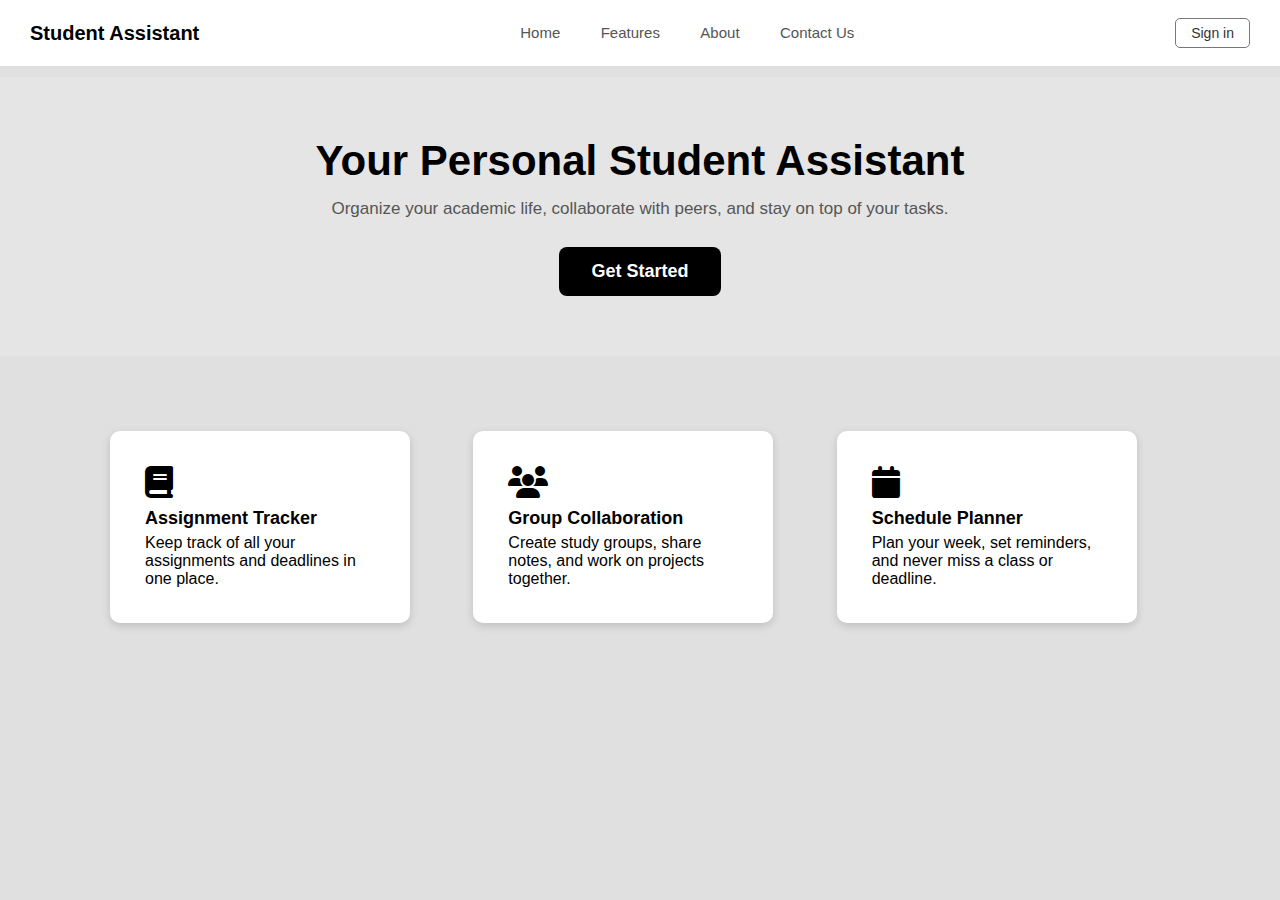
<file: index.html>
<!DOCTYPE html>
<html lang="en">
<head>
<meta charset="UTF-8">
<meta name="viewport" content="width=device-width, initial-scale=1.0">
<title>Student Assistant</title>
<link rel="stylesheet" href="style.css">
<link rel="stylesheet" href="https://cdnjs.cloudflare.com/ajax/libs/font-awesome/6.5.1/css/all.min.css">
<script defer src="script.js"></script>
</head>
<body>

<header>
  <div class="logo">Student Assistant</div>
  <nav class="nav-links">
    <a href="index.html">Home</a>
    <a href="features.html">Features</a>
    <a href="about.html">About</a>
    <a href="contact.html">Contact Us</a>
  </nav>
  <a href="signin.html" class="signin-btn">Sign in</a>
</header>

<section class="hero">
    <h1 class="hero-title">Your Personal Student Assistant</h1>
    <p class="hero-subtitle">
        Organize your academic life, collaborate with peers, and stay on top of your tasks.
    </p>
    <a href="signin.html" class="cta-btn">Get Started</a>
</section>


<section class="cards">
  <div class="card">
    <i class="fa-solid fa-book"></i>
    <h3>Assignment Tracker</h3>
    <p>Keep track of all your assignments and deadlines in one place.</p>
  </div>
  
  <div class="card">
    <i class="fa-solid fa-users"></i>
    <h3>Group Collaboration</h3>
    <p>Create study groups, share notes, and work on projects together.</p>
  </div>

  <div class="card">
    <i class="fa-solid fa-calendar"></i>
    <h3>Schedule Planner</h3>
    <p>Plan your week, set reminders, and never miss a class or deadline.</p>
  </div>
</section>

</body>
</html>
</file>
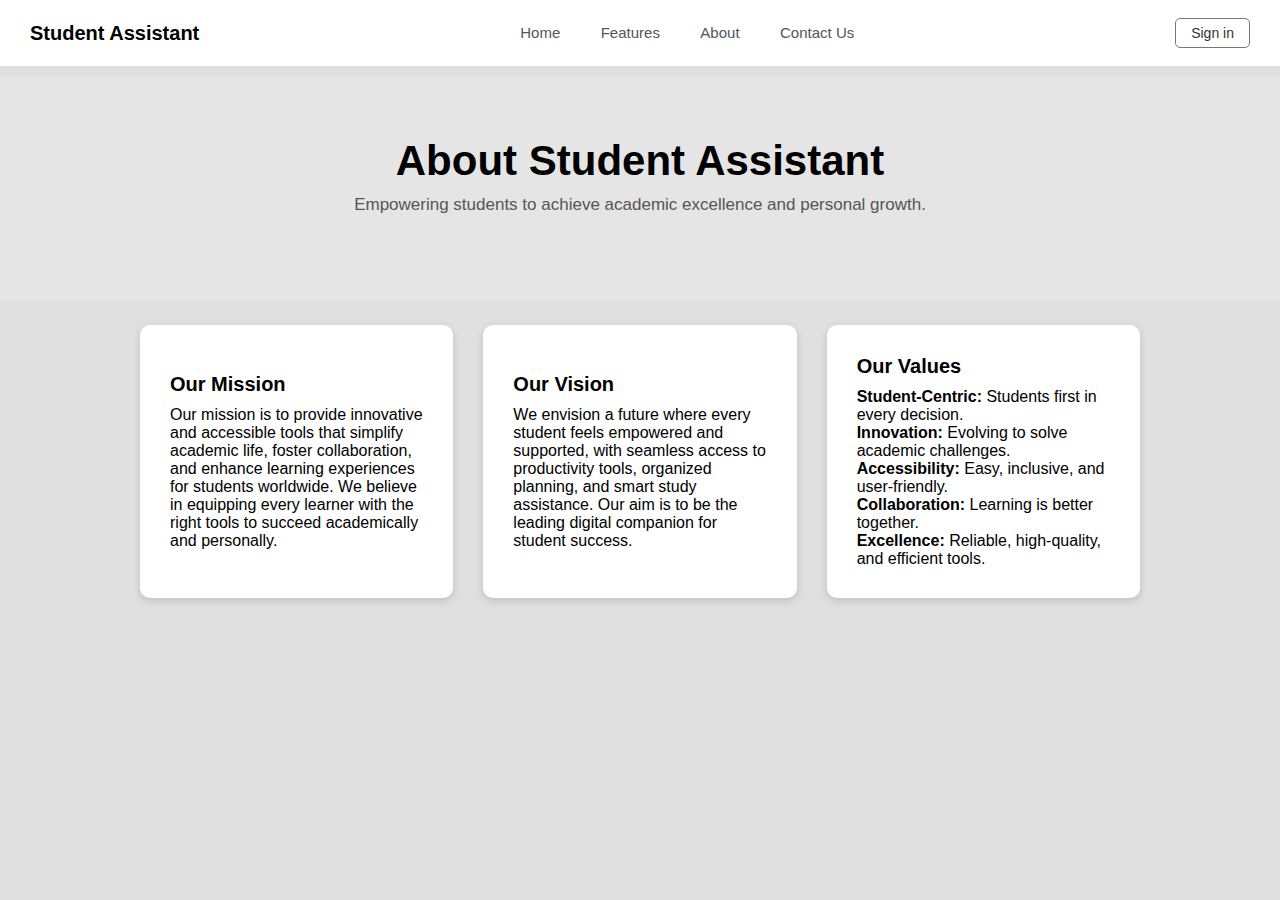
<file: about.html>
<!DOCTYPE html>
<html lang="en">
<head>
<meta charset="UTF-8">
<meta name="viewport" content="width=device-width, initial-scale=1.0">
<title>About - Student Assistant</title>
<link rel="stylesheet" href="style.css">
<link rel="stylesheet" href="https://cdnjs.cloudflare.com/ajax/libs/font-awesome/6.5.1/css/all.min.css">
</head>
<body>

<header>
  <div class="logo">Student Assistant</div>
  <nav class="nav-links">
    <a href="index.html">Home</a>
    <a href="features.html">Features</a>
    <a href="about.html" class="active">About</a>
    <a href="contact.html">Contact Us</a>
  </nav>
  <a href="signin.html" class="signin-btn">Sign in</a>
</header>

<section class="hero small">
  <h1>About Student Assistant</h1>
  <p>Empowering students to achieve academic excellence and personal growth.</p>
</section>

<section class="about-grid">

  <div class="about-card">
    <h2>Our Mission</h2>
    <p>
      Our mission is to provide innovative and accessible tools that simplify academic life, foster collaboration, 
      and enhance learning experiences for students worldwide. We believe in equipping every learner with the right
      tools to succeed academically and personally.
    </p>
  </div>

  <div class="about-card">
    <h2>Our Vision</h2>
    <p>
      We envision a future where every student feels empowered and supported, with seamless access to productivity tools,
      organized planning, and smart study assistance. Our aim is to be the leading digital companion for student success.
    </p>
  </div>

  <div class="about-card">
    <h2>Our Values</h2>
    <p><b>Student-Centric:</b> Students first in every decision.</p>
    <p><b>Innovation:</b> Evolving to solve academic challenges.</p>
    <p><b>Accessibility:</b> Easy, inclusive, and user-friendly.</p>
    <p><b>Collaboration:</b> Learning is better together.</p>
    <p><b>Excellence:</b> Reliable, high-quality, and efficient tools.</p>
  </div>

</section>

</body>
</html>
</file>
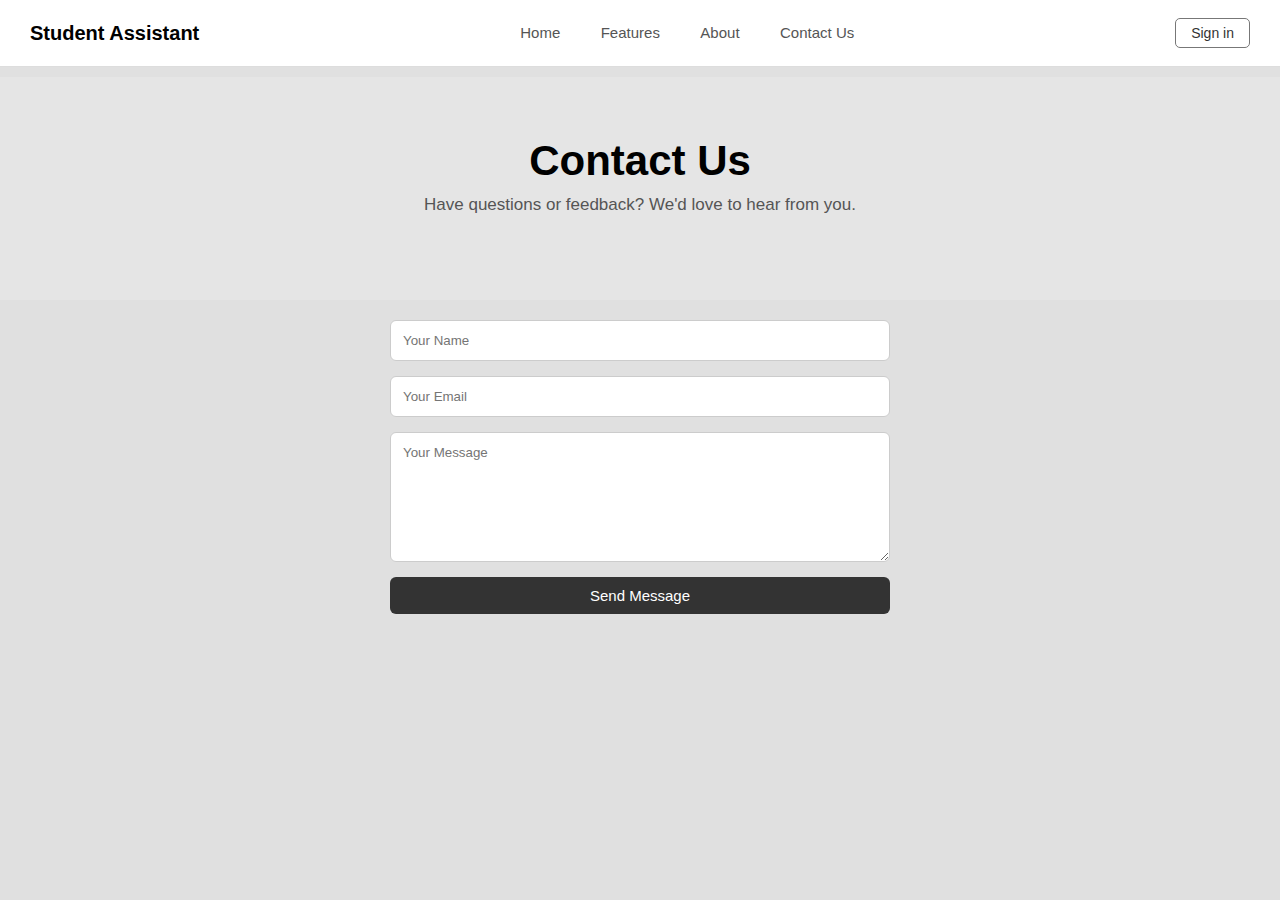
<file: contact.html>
<!DOCTYPE html>
<html lang="en">
<head>
<meta charset="UTF-8">
<meta name="viewport" content="width=device-width, initial-scale=1.0">
<title>Contact - Student Assistant</title>
<link rel="stylesheet" href="style.css">
</head>
<body>

<header>
  <div class="logo">Student Assistant</div>
  <nav class="nav-links">
    <a href="index.html">Home</a>
    <a href="features.html">Features</a>
    <a href="about.html">About</a>
    <a href="contact.html">Contact Us</a>
  </nav>
  <a href="signin.html" class="signin-btn">Sign in</a>
</header>

<section class="hero small">
  <h1>Contact Us</h1>
  <p>Have questions or feedback? We'd love to hear from you.</p>
</section>

<div class="form-container">
  <input type="text" placeholder="Your Name">
  <input type="email" placeholder="Your Email">
  <textarea placeholder="Your Message"></textarea>
  <button class="btn">Send Message</button>
</div>

</body>
</html>
</file>
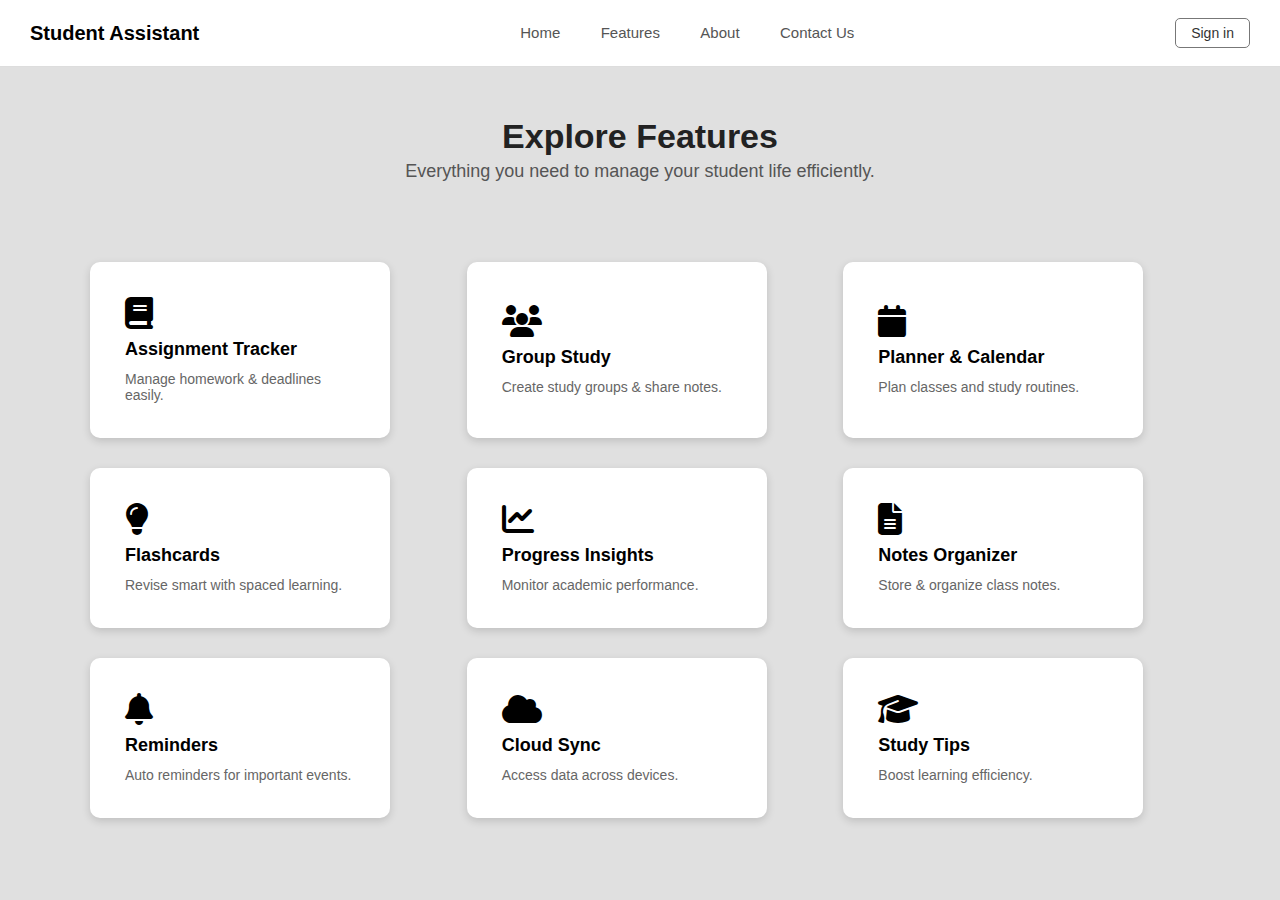
<file: features.html>
<!DOCTYPE html>
<html lang="en">
<head>
<meta charset="UTF-8">
<meta name="viewport" content="width=device-width, initial-scale=1.0">
<title>Features - Student Assistant</title>
<link rel="stylesheet" href="style.css">
<link rel="stylesheet" href="https://cdnjs.cloudflare.com/ajax/libs/font-awesome/6.5.1/css/all.min.css">
</head>
<body>

<header>
  <div class="logo">Student Assistant</div>
  <nav class="nav-links">
    <a href="index.html">Home</a>
    <a href="features.html" class="active">Features</a>
    <a href="about.html">About</a>
    <a href="contact.html">Contact Us</a>
  </nav>
  <a href="signin.html" class="signin-btn">Sign in</a>
</header>

<section class="features-header">
  <h1>Explore Features</h1>
  <p>Everything you need to manage your student life efficiently.</p>
</section>

<section class="features-grid">

  <div class="card feature-card">
    <i class="fa-solid fa-book"></i>
    <h3>Assignment Tracker</h3>
    <p>Manage homework & deadlines easily.</p>
  </div>

  <div class="card feature-card">
    <i class="fa-solid fa-users"></i>
    <h3>Group Study</h3>
    <p>Create study groups & share notes.</p>
  </div>

  <div class="card feature-card">
    <i class="fa-solid fa-calendar"></i>
    <h3>Planner & Calendar</h3>
    <p>Plan classes and study routines.</p>
  </div>

  <div class="card feature-card">
    <i class="fa-solid fa-lightbulb"></i>
    <h3>Flashcards</h3>
    <p>Revise smart with spaced learning.</p>
  </div>

  <div class="card feature-card">
    <i class="fa-solid fa-chart-line"></i>
    <h3>Progress Insights</h3>
    <p>Monitor academic performance.</p>
  </div>

  <div class="card feature-card">
    <i class="fa-solid fa-file-lines"></i>
    <h3>Notes Organizer</h3>
    <p>Store & organize class notes.</p>
  </div>

  <div class="card feature-card">
    <i class="fa-solid fa-bell"></i>
    <h3>Reminders</h3>
    <p>Auto reminders for important events.</p>
  </div>

  <div class="card feature-card">
    <i class="fa-solid fa-cloud"></i>
    <h3>Cloud Sync</h3>
    <p>Access data across devices.</p>
  </div>

  <div class="card feature-card">
    <i class="fa-solid fa-graduation-cap"></i>
    <h3>Study Tips</h3>
    <p>Boost learning efficiency.</p>
  </div>

</section>

</body>
</html>
</file>
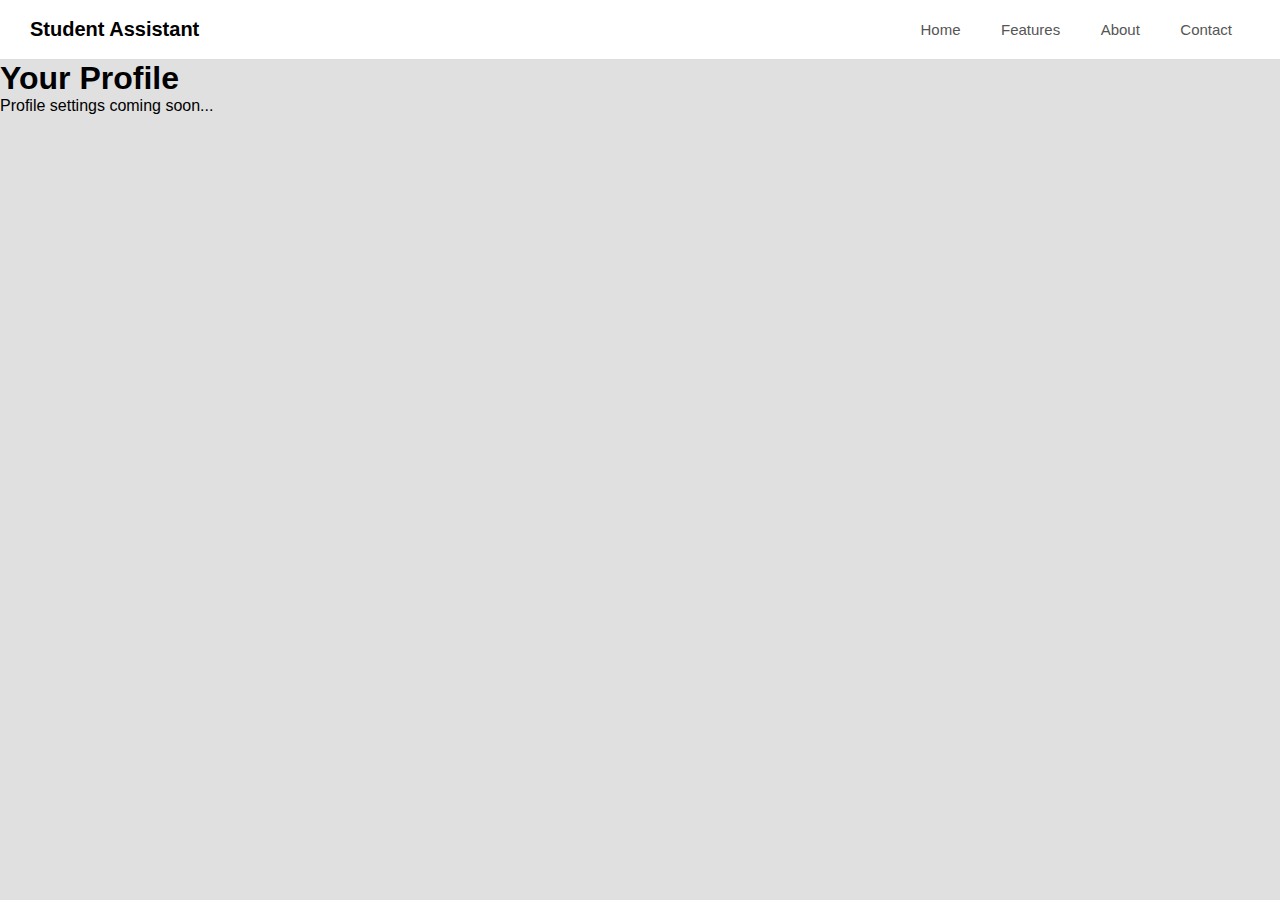
<file: profile.html>
<!DOCTYPE html>
<html lang="en">
<head>
<meta charset="UTF-8">
<meta name="viewport" content="width=device-width, initial-scale=1.0">
<title>Profile</title>
<link rel="stylesheet" href="style.css">
</head>

<body>

<header>
<div class="logo">Student Assistant</div>
<nav class="nav-links">
  <a href="index.html">Home</a>
  <a href="features.html">Features</a>
  <a href="about.html">About</a>
  <a href="contact.html">Contact</a>
</nav>
</header>

<main>
<h1>Your Profile</h1>
<p>Profile settings coming soon...</p>
</main>

</body>
</html>
</file>
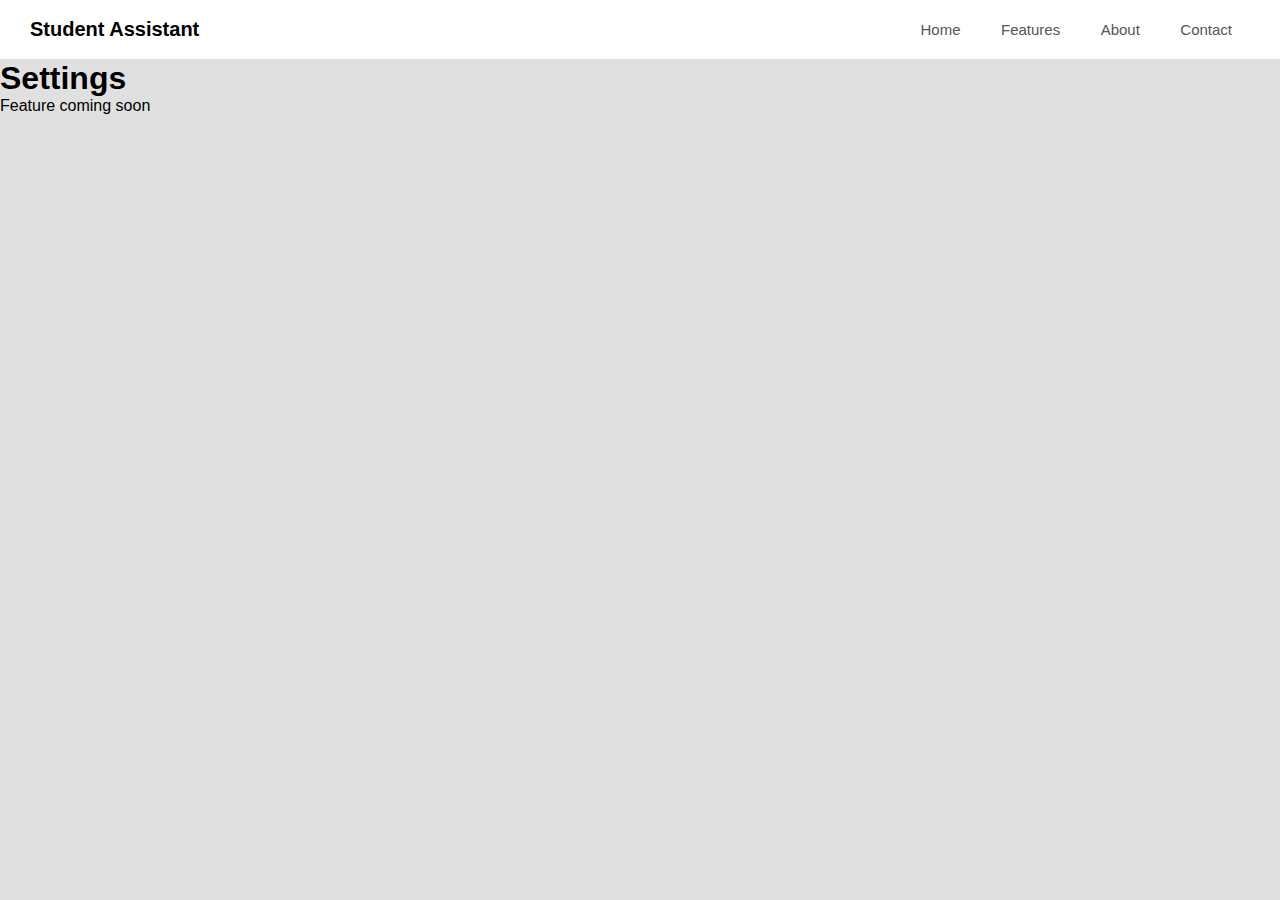
<file: settings.html>
<!DOCTYPE html>
<html lang="en">
<head>
<meta charset="UTF-8">
<meta name="viewport" content="width=device-width, initial-scale=1.0">
<title>Settings</title>
<link rel="stylesheet" href="style.css">
</head>
<body>

<header>
<div class="logo">Student Assistant</div>
<nav class="nav-links">
  <a href="index.html">Home</a>
  <a href="features.html">Features</a>
  <a href="about.html">About</a>
  <a href="contact.html">Contact</a>
</nav>
</header>

<main>
<h1>Settings</h1>
<p>Feature coming soon</p>
</main>

</body>
</html>
</file>
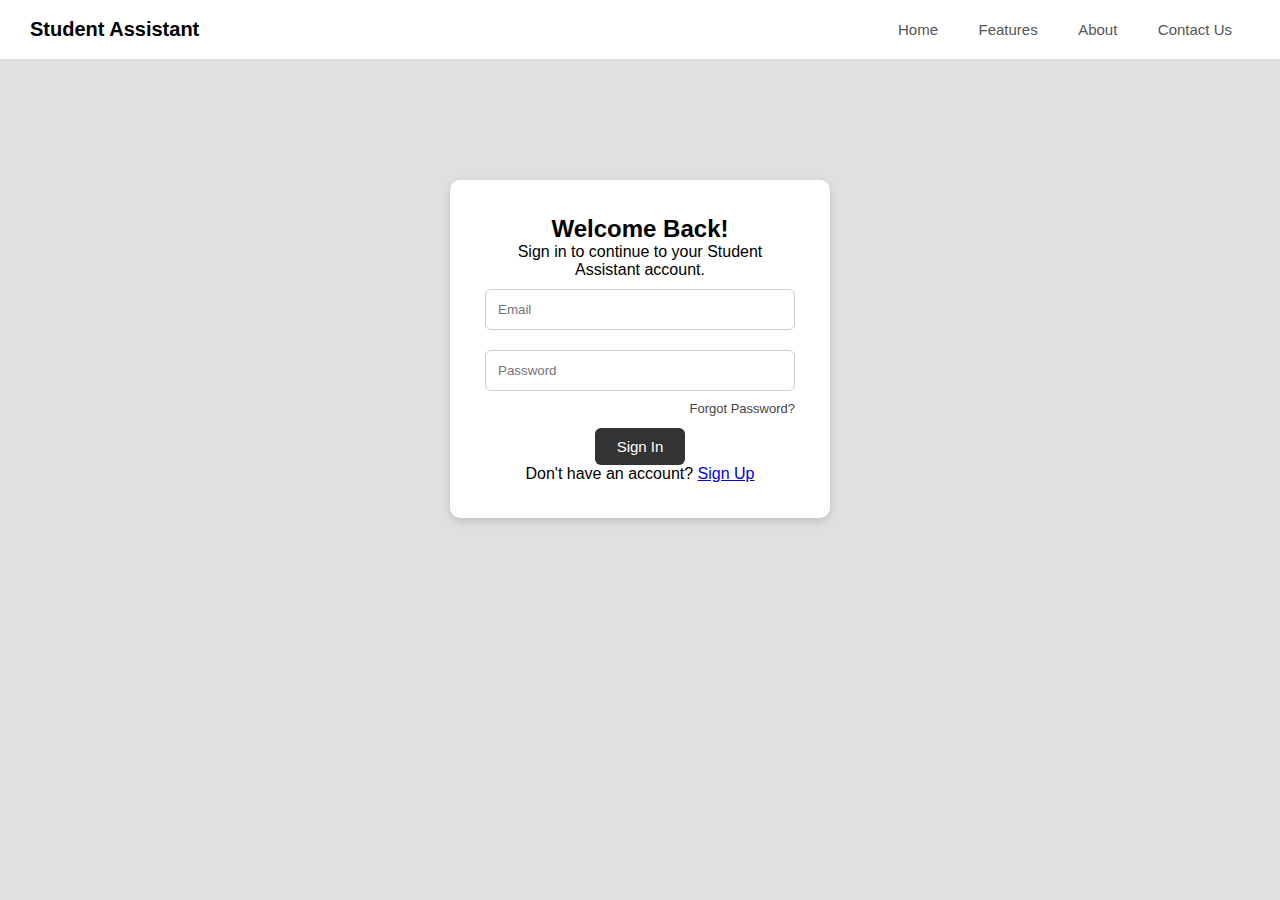
<file: signin.html>
<!DOCTYPE html>
<html lang="en">
<head>
<meta charset="UTF-8">
<meta name="viewport" content="width=device-width, initial-scale=1.0">
<title>Sign In</title>
<link rel="stylesheet" href="style.css">
<link rel="stylesheet" href="https://cdnjs.cloudflare.com/ajax/libs/font-awesome/6.5.1/css/all.min.css">
</head>
<body>

<header>
  <div class="logo">Student Assistant</div>
  <nav class="nav-links">
    <a href="index.html">Home</a>
    <a href="features.html">Features</a>
    <a href="about.html">About</a>
    <a href="contact.html">Contact Us</a>
  </nav>
</header>

<div class="auth-box">
  <h2>Welcome Back!</h2>
  <p>Sign in to continue to your Student Assistant account.</p>

  <input type="email" placeholder="Email">
  <input type="password" placeholder="Password">

  <a class="forgot">Forgot Password?</a>
  <button class="btn" onclick="window.location.href='features.html'">Sign In</button>

  <p>Don't have an account? <a href="signup.html">Sign Up</a></p>
</div>

</body>
</html>
</file>
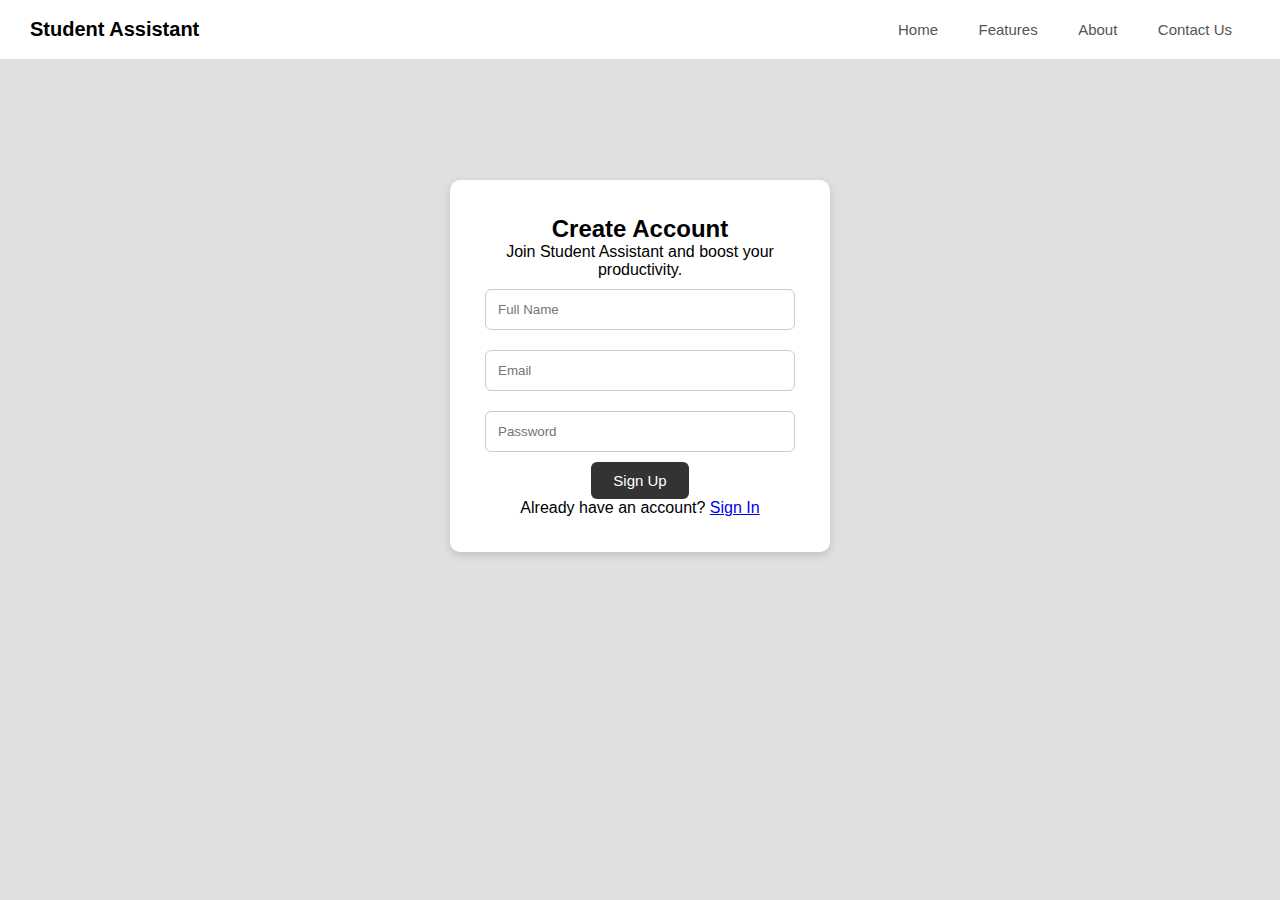
<file: signup.html>
<!DOCTYPE html>
<html lang="en">
<head>
<meta charset="UTF-8">
<meta name="viewport" content="width=device-width, initial-scale=1.0">
<title>Sign Up</title>
<link rel="stylesheet" href="style.css">
</head>
<body>

<header>
  <div class="logo">Student Assistant</div>
  <nav class="nav-links">
    <a href="index.html">Home</a>
    <a href="features.html">Features</a>
    <a href="about.html">About</a>
    <a href="contact.html">Contact Us</a>
  </nav>
</header>

<div class="auth-box">
  <h2>Create Account</h2>
  <p>Join Student Assistant and boost your productivity.</p>

  <input type="text" placeholder="Full Name">
  <input type="email" placeholder="Email">
  <input type="password" placeholder="Password">

  <button class="btn" onclick="window.location.href='features.html'">Sign Up</button>

  <p>Already have an account? <a href="signin.html">Sign In</a></p>
</div>

</body>
</html>
</file>
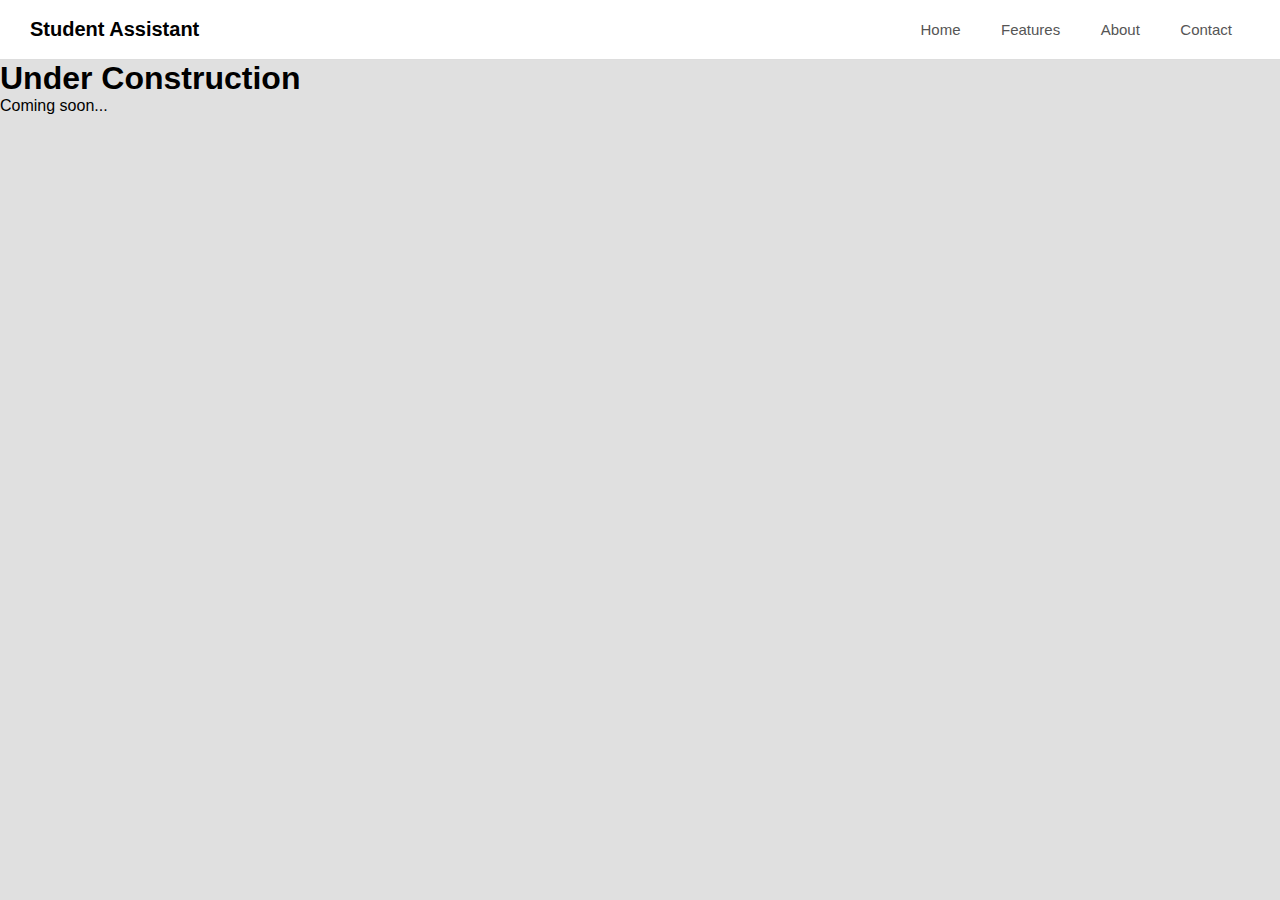
<file: under-construction.html>
<!DOCTYPE html>
<html lang="en">
<head>
<meta charset="UTF-8">
<meta name="viewport" content="width=device-width, initial-scale=1.0">
<title>Under Construction</title>
<link rel="stylesheet" href="style.css">
</head>
<body>

<header>
<div class="logo">Student Assistant</div>
<nav class="nav-links">
  <a href="index.html">Home</a>
  <a href="features.html">Features</a>
  <a href="about.html">About</a>
  <a href="contact.html">Contact</a>
</nav>
</header>

<main>
<h1>Under Construction</h1>
<p>Coming soon...</p>
</main>

</body>
</html>
</file>
<file: style.css>
*{margin:0;padding:0;box-sizing:border-box;font-family:Segoe UI, sans-serif;}

body{background:#e0e0e0;}

header{
  background:#fff;padding:18px 30px;
  display:flex;justify-content:space-between;
  align-items:center;border-bottom:1px solid #ddd;
  position:sticky;top:0;z-index:10;
}

.logo{font-size:20px;font-weight:600;}

.nav-links a{
  margin:0 18px;color:#555;text-decoration:none;
  font-size:15px;
}

.signin-btn{
  border:1px solid #777;padding:6px 15px;border-radius:5px;
  text-decoration:none;color:#333;font-size:14px;
}

.hero{
  text-align:center;padding:90px 20px;background:#dcdcdc;
}

.hero h1{font-size:42px;margin-bottom:10px;}
.hero p{font-size:17px;margin-bottom:25px;color:#555;}

.btn{
  padding:10px 22px;background:#333;color:#fff;
  border:none;border-radius:6px;cursor:pointer;
  text-decoration:none;font-size:15px;
}

.cards{
  padding:50px 20px;
  display:flex;gap:30px;justify-content:center;
}

.card{
  background:#fff;padding:30px;border-radius:10px;
  width:300px;text-align:left;
  box-shadow:0 3px 8px rgba(0,0,0,.15);
}

.card i{font-size:28px;margin-bottom:10px;}

.card h3{margin-bottom:8px;font-size:19px;}

.hero.small{padding:60px 20px;}

.form-container{
  width:50%;margin:30px auto;
  display:flex;flex-direction:column;gap:15px;
}

.form-container input,.form-container textarea{
  padding:12px;border:1px solid #ccc;border-radius:6px;
}

textarea{min-height:130px;}

.auth-box{
  width:380px;margin:120px auto;background:#fff;
  padding:35px;border-radius:10px;text-align:center;
  box-shadow:0 3px 8px rgba(0,0,0,.15);
}

.auth-box input{
  width:100%;padding:12px;margin:10px 0;
  border:1px solid #ccc;border-radius:6px;
}

.auth-box .forgot{display:block;text-align:right;font-size:13px;color:#444;margin-bottom:12px;}

@media(max-width:768px){
  .cards{flex-direction:column;align-items:center;}
  .form-container{width:90%;}
}

.features-grid {
  display: grid;
  grid-template-columns: repeat(3, 1fr);
  gap: 30px;
  max-width: 1100px;
  margin: 30px auto;
}


.feature-card {
  background: #fff;
  padding: 35px;
  border-radius: 10px;
  box-shadow: 0 3px 8px rgba(0,0,0,.15);
  transition: 0.25s ease;
  text-align: left;
}

.feature-card:hover {
  transform: scale(1.06);
  box-shadow: 0 8px 20px rgba(0,0,0,0.18);
}

.feature-card h3 {
  margin-bottom: 6px;
  font-size: 18px;
  font-weight: 600;
}

.feature-card p {
  font-size: 14px;
  color: #666;
  margin-top: 6px;
}


/* Mobile */
@media(max-width: 768px){
  .features-grid {
    grid-template-columns: 1fr;
    padding: 0 20px;
  }
}

.about-section {
  max-width: 900px;
  margin: 40px auto;
  padding: 20px;
}

.about-box {
  background: #fff;
  padding: 30px;
  border-radius: 10px;
  box-shadow: 0 4px 12px rgba(0,0,0,.12);
  line-height: 1.6;
}

.about-box h2 {
  margin-bottom: 12px;
}

.about-box ul {
  margin-top: 15px;
  margin-bottom: 15px;
}

.about-box ul li {
  margin: 5px 0;
}

.card:hover {
  transform: scale(1.06);
  box-shadow: 0 8px 20px rgba(0,0,0,.18);
  transition: .25s ease;
}

.hero {
  padding: 60px 20px;
}

.hero.small {
  padding: 50px 20px;
  margin-bottom: 0;
}

section, .cards, .features-grid, .about-grid {
  margin-top: 20px;
  margin-bottom: 20px;
}

.about-grid {
  display: grid;
  grid-template-columns: repeat(3, 1fr);
  gap: 30px;
  max-width: 1000px;
  margin: 40px auto;
}

.about-card {
  background: #fff;
  padding: 30px;
  border-radius: 10px;
  box-shadow: 0 3px 8px rgba(0,0,0,.15);
  text-align: left;
}

.about-card h2 {
  margin-bottom: 10px;
  font-size: 20px;
  font-weight: 600;
}

/* Reduce big spaces under section headers */
.hero {
  padding: 60px 20px !important;
}

.hero.small {
  padding: 40px 20px;
}

/* Remove extra top margin before cards and content sections */
section, .cards, .features-grid, .about-grid, .form-container {
  margin-top: 10px !important;
  margin-bottom: 20px !important;
}

/* Fix space if any blank padding injected by browser */
body {
  padding-top: 0 !important;
}

/* Ensure cards sit closer to header */
.cards {
  margin-top: 25px !important;
}

/* Features page spacing fix */
.features-grid {
  margin-top: 25px !important;
}

/* About cards spacing fix */
.about-grid {
  margin-top: 25px !important;
}

/* Make all feature cards same big size */
.card, .feature-card, .about-card {
  min-height: 160px;
  display: flex;
  flex-direction: column;
  justify-content: center;
}

/* Bigger cards like dashboard tiles */
.card, .feature-card {
  padding: 35px !important;
}

/* Icon, title, desc alignment consistency */
.card i, .feature-card i {
  font-size: 32px;
  margin-bottom: 10px;
}

.card h3, .feature-card h3 {
  font-size: 18px;
  margin-bottom: 5px;
}

.cards {
  display: grid;
  grid-template-columns: repeat(3, 1fr);
  gap: 30px;
  max-width: 1100px;
  margin: 40px auto;
}

/* Contact form width adjustment */
.form-container {
  width: 500px; /* reduce width */
  max-width: 90%;
  margin: 30px auto;
  display: flex;
  flex-direction: column;
  gap: 15px;
}

.form-container input,
.form-container textarea {
  width: 100%;
  padding: 12px;
  border: 1px solid #ccc;
  border-radius: 6px;
}

/* Make textarea height even */
.form-container textarea {
  min-height: 130px;
}

.features-grid {
  padding-top: 90px; /* adjust if header overlapping */
}

/* Proper top spacing for Features page */
.features-grid {
    padding-top: 60px !important;  /* ~1cm spacing */
    margin-top: 0 !important;
}

/* Hero Section Improvements */
.hero {
    text-align: center;
    padding: 120px 20px 80px;
    background-color: #e5e5e5;
}

.hero-title {
    font-size: 48px;
    font-weight: 800;
    margin-bottom: 12px;
}

.hero-subtitle {
    font-size: 20px;
    color: #555;
    max-width: 650px;
    margin: 0 auto 28px;
    line-height: 1.6;
}

.cta-btn {
    padding: 14px 32px;
    background: #000;
    color: #fff;
    font-size: 18px;
    border-radius: 8px;
    display: inline-block;
    transition: 0.2s ease-in-out;
    text-decoration: none;
    font-weight: 600;
}

.cta-btn:hover {
    transform: scale(1.05);
}

/* About Cards Hover Effect */
.about-card {
    transition: all 0.25s ease-in-out;
}

.about-card:hover {
    transform: scale(1.05);
    box-shadow: 0px 10px 30px rgba(0, 0, 0, 0.12);
}

/* Send Message Button Hover */
.contact-form button, 
.contact-form input[type="submit"] {
    transition: all 0.25s ease-in-out;
}

.contact-form button:hover, 
.contact-form input[type="submit"]:hover {
    transform: scale(1.05);
    background-color: #000; 
    color: #fff;
    box-shadow: 0px 10px 25px rgba(0,0,0,0.15);
}

/* Features Page Header */
.features-header {
    text-align: center;
    padding-top: 40px;
    margin-bottom: 5px;
}

.features-header h1 {
    font-size: 34px;
    font-weight: 700;
    color: #222;
}

.features-header p {
    font-size: 18px;
    color: #555;
    max-width: 650px;
    margin: 5px auto 0 auto;
}
</file>
